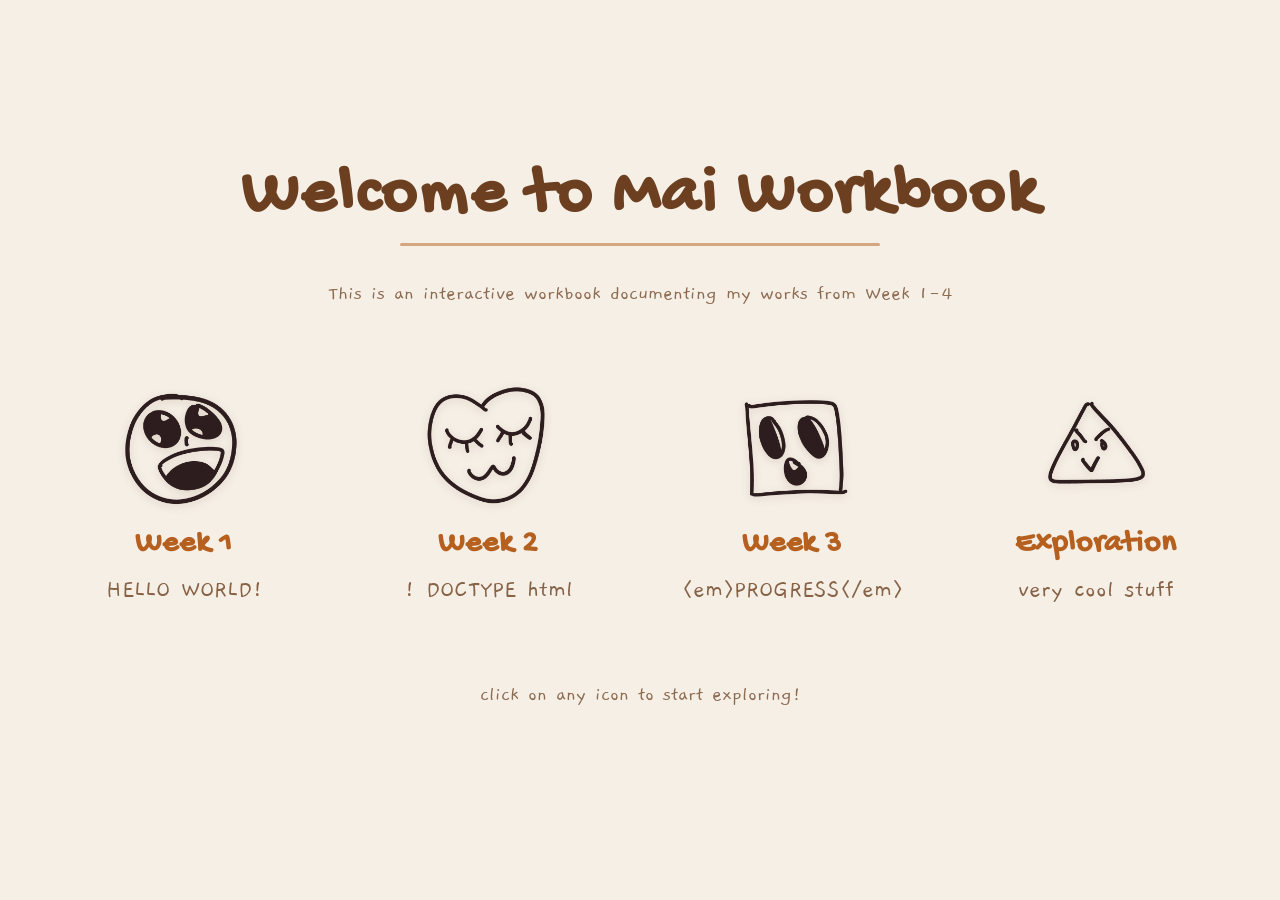
<file: index.html>
<!DOCTYPE html>
<html>
    <head>
    <meta charset="UTF-8">
        <title>Mai Workbook</title>
        <link rel="stylesheet" href="styles.css">
    </head>
    <body>
        <h1> Welcome to Mai Workbook </h1>
        <p> This is an interactive workbook documenting my works from Week 1-4</p>
        <div>
            <img src="w1_icon.gif" alt="Week 1 Icon" draggable="false" onclick="location.href='week1.html'" style="cursor:pointer">
            <h2> Week 1 </h2>
            <p>HELLO WORLD!</p>
        </div>
        <div>
            <img src="w2_icon.gif" alt="Week 2 Icon" draggable="false" onclick="location.href='week2.html'" style="cursor:pointer">
            <h2> Week 2 </h2>
            <p>! DOCTYPE html </p>
        </div>
        <div>
            <img src="w3_icon.gif" alt="Week 3 Icon" draggable="false" onclick="location.href='week3.html'" style="cursor:pointer"> 
            <h2> Week 3 </h2>
            <p> &ltem&gtPROGRESS&lt/em&gt </p>
        </div>
        <div>
            <img src="exploration_icon.gif" alt="Exploration Icon" draggable="false" onclick="location.href='exploration.html'" style="cursor:pointer">
            <h2> Exploration </h2>
            <p> very cool stuff </p>
        </div>
        <p>click on any icon to start exploring!</p>
  </body>
</html>
</file>
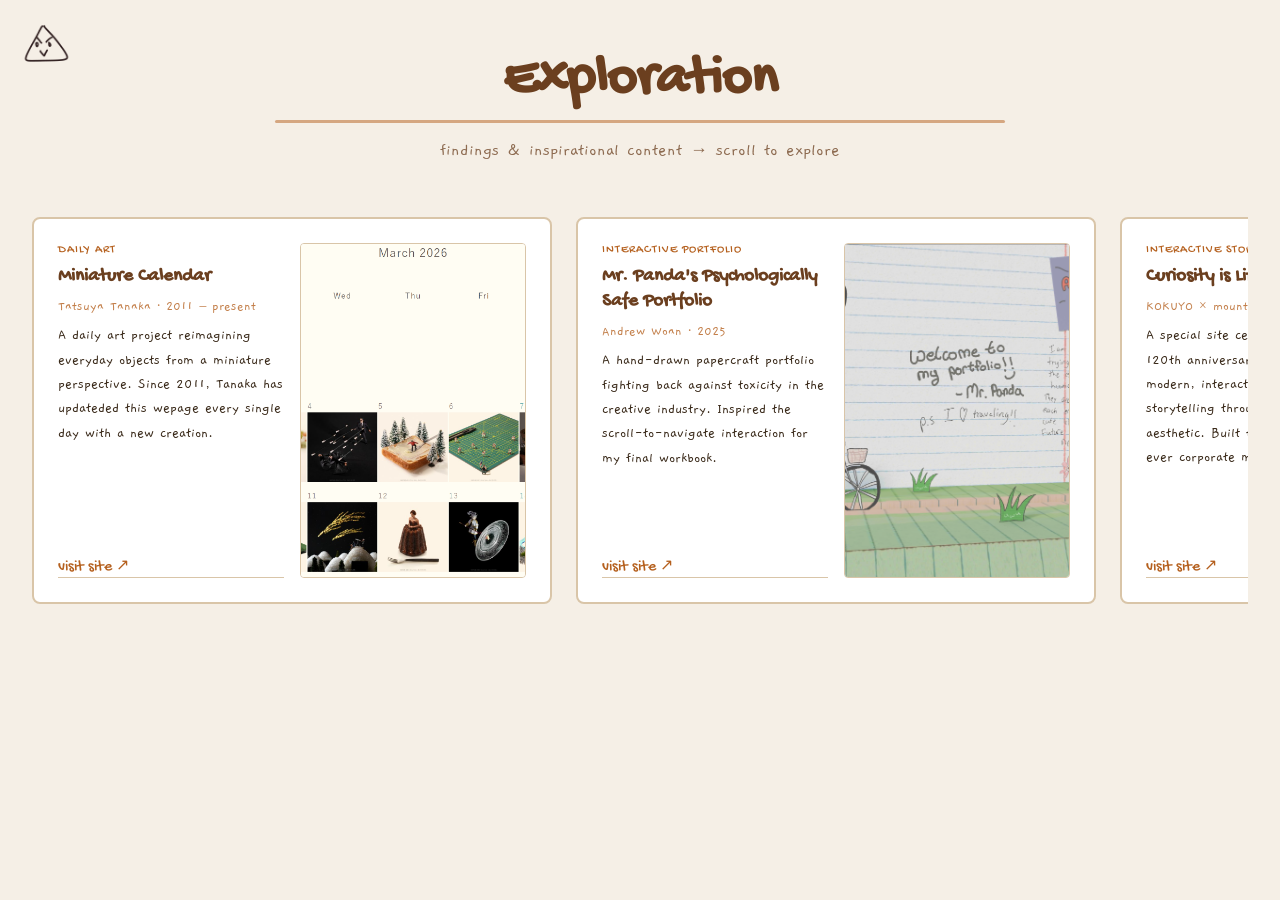
<file: exploration.html>
<!DOCTYPE html>
<html>

<head>
    <meta charset="UTF-8">
    <title>Exploration</title>
    <link rel="stylesheet" href="exploration.css">
</head>

<body>

    <img src="exploration_icon.gif" alt="Exploration icon" draggable="false" onclick="location.href='index.html'">

    <h1>Exploration</h1>
    <p class="intro">findings & inspirational content → scroll to explore</p>
   

    <div class="scroll-track" id="scroll-track">

        <div class="card">
            <span class="card-tag">daily art</span>
            <h2>Miniature Calendar</h2>
            <span class="meta">Tatsuya Tanaka · 2011 – present</span>
            <p>A daily art project reimagining everyday objects from a miniature perspective. Since 2011, Tanaka has updateded this wepage every single day with a new creation.</p>
            <a href="https://miniature-calendar.com/" target="_blank">visit site ↗</a>

            <div class="image-wrapper">
                <img src="exploration1.png" alt="Miniature Calendar" class="card-image" draggable="false">
            </div>
        </div>

        <div class="card">
            <span class="card-tag">interactive portfolio</span>
            <h2>Mr. Panda's Psychologically Safe Portfolio</h2>
            <span class="meta">Andrew Woan · 2025</span>
            <p>A hand-drawn papercraft portfolio fighting back against toxicity in the creative industry. Inspired the scroll-to-navigate interaction for my final workbook.</p>
            <a href="https://www.mr-pandas-psychologically-safe-portfolio.com/" target="_blank">visit site ↗</a>

            <div class="image-wrapper">
                <img src="exploration2.png" alt="Portfolio" class="card-image" draggable="false">
            </div>
        </div>


        <div class="card">
            <span class="card-tag">interactive storytelling</span>
            <h2>Curiosity is Life</h2>
            <span class="meta">KOKUYO × mount inc. · 2025</span>
            <p>A special site celebrating KOKUYO's 120th anniversary through a modern, interactive media storytelling through a pop-up book aesthetic. Built to launch their first ever corporate message.</p>
            <a href="https://www.kokuyo.com/en/special/curiosity-is-life/" target="_blank">visit site ↗</a>

            <div class="image-wrapper">
                <img src="exploration3.png" alt="Curiosity is Life" class="card-image" draggable="false">
            </div>
        </div>
        

        <div class="card">
            <span class="card-tag">interactive portfolio</span>
            <h2>knoxstation</h2>
            <span class="meta">Gia · 2025</span>
            <p>A collection of interactive elements curated by Gia under the name of knoxstation. Designed in a y2k style, elements are well incorporated and visually appealing, winning the "cool" ribbon in a contest held by Ballonea.</p>
            <a href="https://knoxstation.neocities.org/#/" target="_blank">visit site ↗</a>

            <div class="image-wrapper">
                <img src="exploration4.png" alt="Portfolio" class="card-image" draggable="false">
            </div>
        </div>

        <div class="card">
            <span class="card-tag">AI Robots</span>
            <h2>Bringing Olaf to Life</h2>
            <span class="meta">Disney · 2026</span>
            <p>Walt Disney's exploration and development of technological innovations that would service storytelling. The AI Olaf usesreinforcement learning to learn character behaviors expressed through facical expressions and body language and responding to live interactions.</p>
            <a href="https://www.youtube.com/watch?v=d-WdUYdOdHY" target="_blank">view video ↗</a>

            <div class="image-wrapper">
                <img src="exploration5.jpg" alt="AI Olaf" class="card-image" draggable="false">
            </div>
        </div>
        
    </div>
    

 <script>
        const track = document.getElementById('scroll-track');

        track.addEventListener('wheel', (e) => {
        if (Math.abs(e.deltaY) > Math.abs(e.deltaX)) {
            e.preventDefault();
            track.scrollLeft += e.deltaY;
        }
        });
</script>

</body>
</html>
</file>
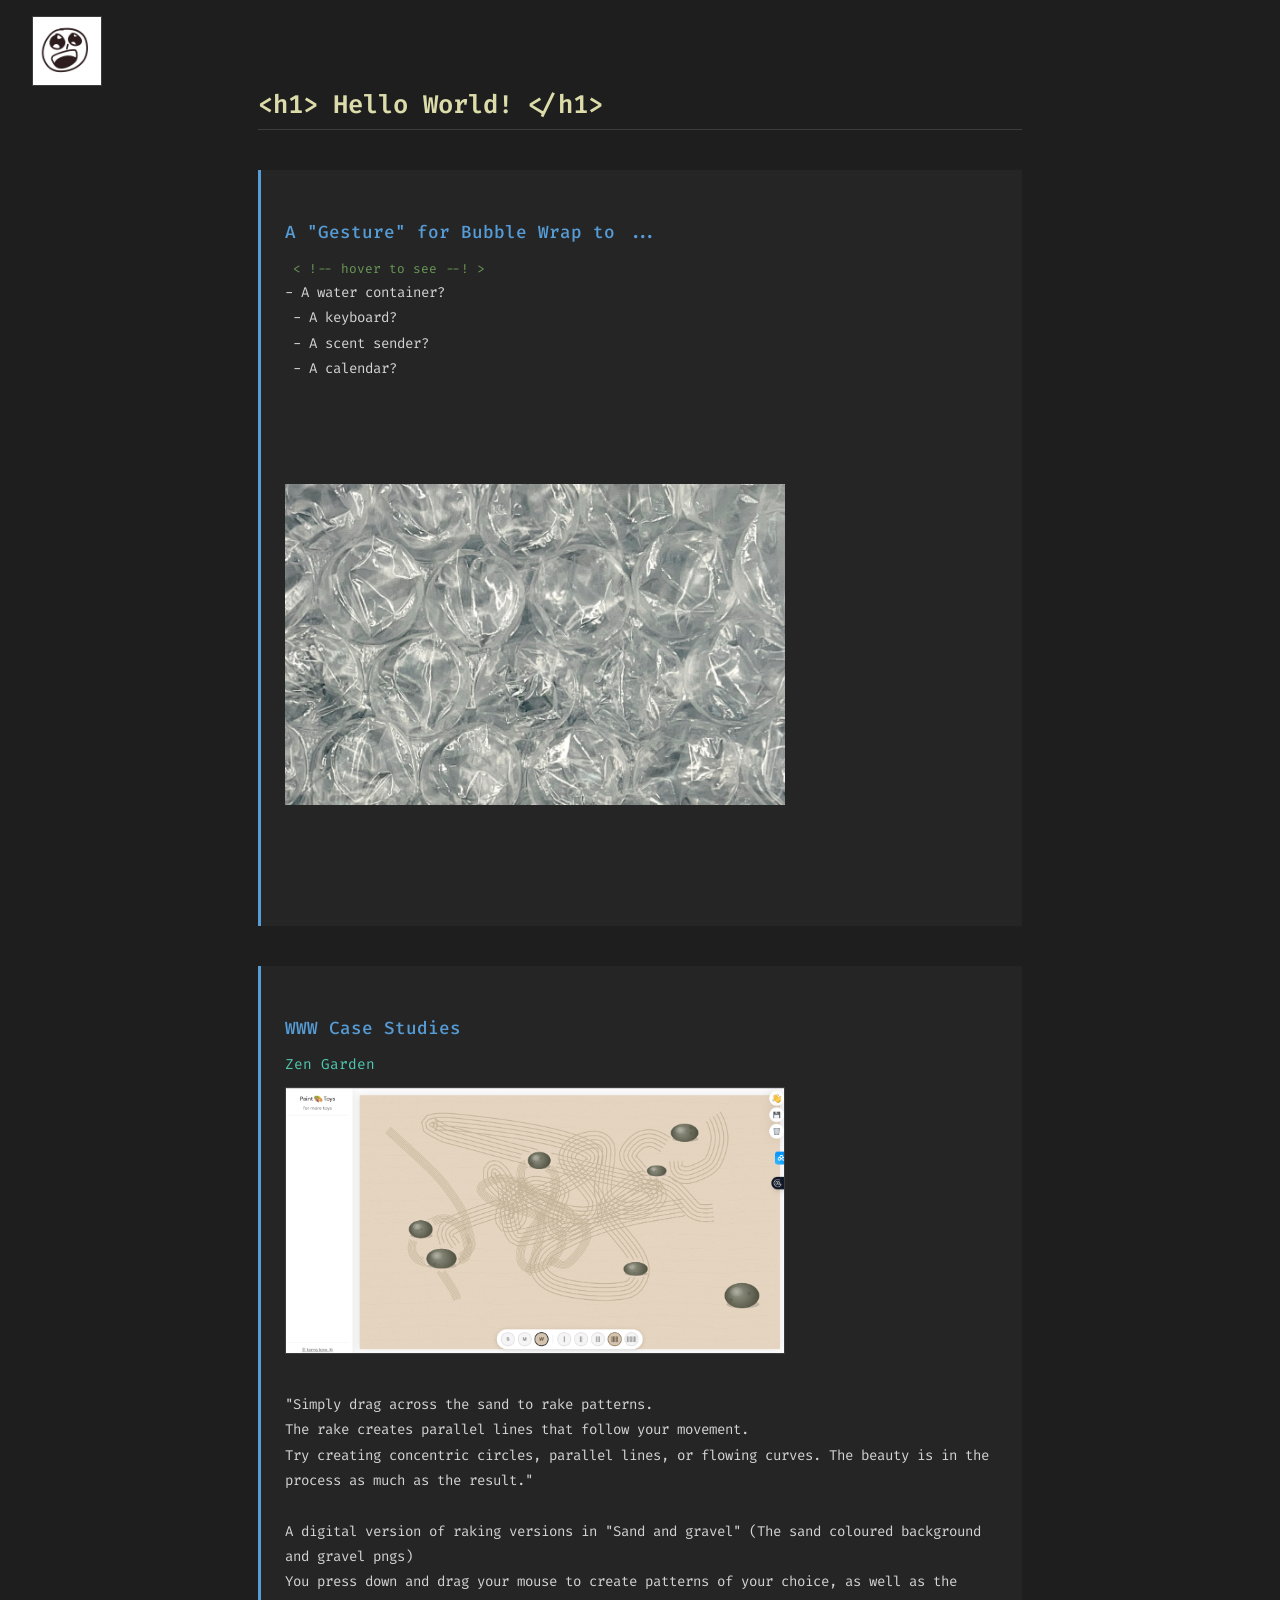
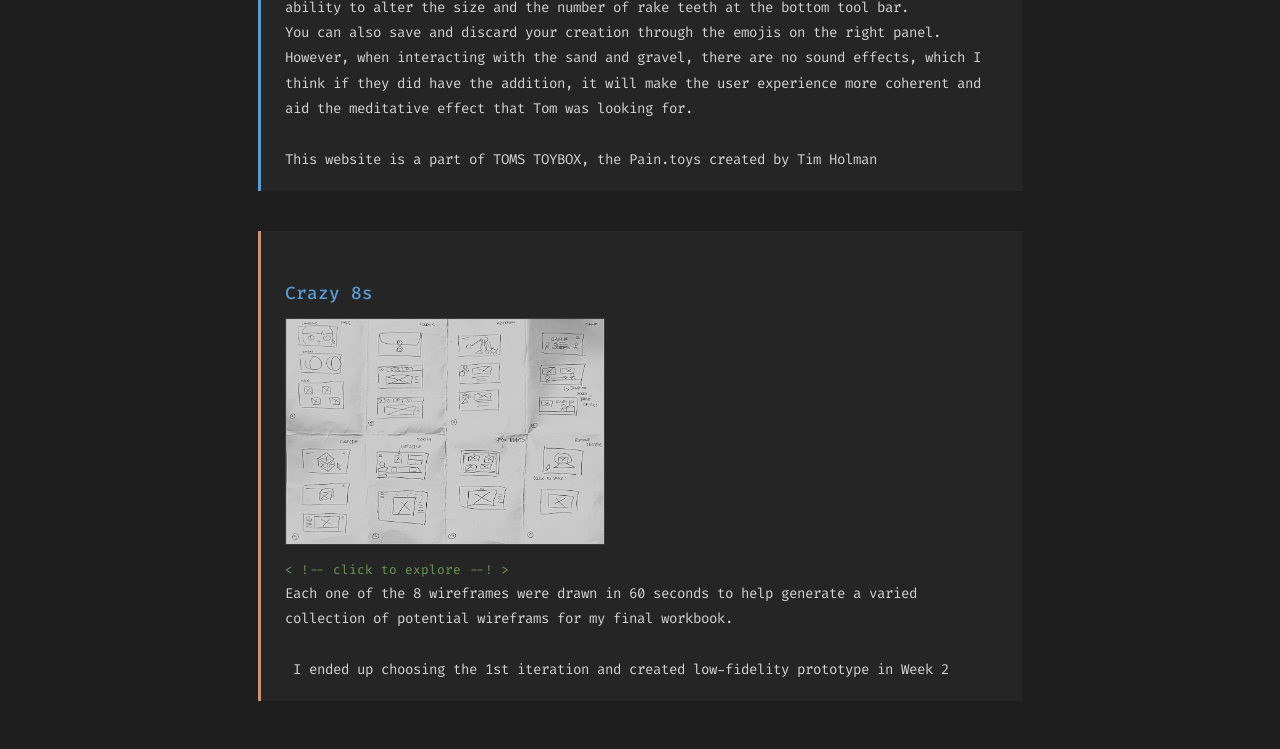
<file: week1.html>
<!DOCTYPE html>
<html>
    <head>
        <meta charset="UTF-8">
        <title>Week 1: Hello World!</title>
        <link rel="stylesheet" href="stylesw1.css">
    </head>
    <body>
        <img src="w1_icon.gif" alt="Week 1 Icon" draggable="false" onclick="location.href='index.html'">

        <h1>&lt;h1&gt; Hello World! &lt;/h1&gt;</h1>
        
        <div class="section">
            <h2>A "Gesture" for Bubble Wrap to ...</h2>
            <p class="crazy8-caption"> &lt; !-- hover to see --! &gt; </p>
            <p>- A water container? <br> - A keyboard? <br> - A scent sender? <br> - A calendar? </p>
            <div class="img-container">
                <img src="bubble_wrap.jpg" alt="Bubble Wrap" draggable="false">
                <img src="infinity_popper.jpeg" alt="Infinity Popper" draggable="false">
            </div>
        </div>

        <div class="section">
            <h2>WWW Case Studies</h2>
            <a href="https://paint.toys/zen-garden/" target="_blank">Zen Garden</a>
            <img src="zengarden.png" alt="Zen Garden" class="case-study-img" draggable="false">
            <p>
"Simply drag across the sand to rake patterns. 
The rake creates parallel lines that follow your movement.
Try creating concentric circles, parallel lines, or flowing curves. The beauty is in the process as much as the result."

A digital version of raking versions in "Sand and gravel" (The sand coloured background and gravel pngs)
You press down and drag your mouse to create patterns of your choice, as well as the ability to alter the size and the number of rake teeth at the bottom tool bar. 
You can also save and discard your creation through the emojis on the right panel. 
However, when interacting with the sand and gravel, there are no sound effects, which I think if they did have the addition, it will make the user experience more coherent and aid the meditative effect that Tom was looking for.

This website is a part of TOMS TOYBOX, the Pain.toys created by Tim Holman</p>
        </div>

        <div class="section-crazy8">
            <h2>Crazy 8s</h2>
            <img src="crazy8s.png" alt="Crazy 8s" class="crazy8-thumb" id="crazy8-thumb">
            <p class="crazy8-caption">&lt; !-- click to explore --! &gt;</p>
             <p>Each one of the 8 wireframes were drawn in 60 seconds to help generate a varied collection of potential wireframs for my final workbook. 
                <br> I ended up choosing the 1st iteration and created low-fidelity prototype in Week 2 </p>
        </div>

        <div id="crazy8-overlay">
            <button id="crazy8-close">✕ close</button>
            <img src="crazy8s.png" alt="Crazy 8s" draggable="false" id="crazy8-full">
           
        </div>

        <script>
            const thumb = document.getElementById('crazy8-thumb');
            const overlay = document.getElementById('crazy8-overlay');
            const closeBtn = document.getElementById('crazy8-close');

            thumb.addEventListener('click', () => {
                overlay.classList.add('active');
            });

            closeBtn.addEventListener('click', () => {
                overlay.classList.remove('active');
            });
        </script>
    </body>
</html>
</file>
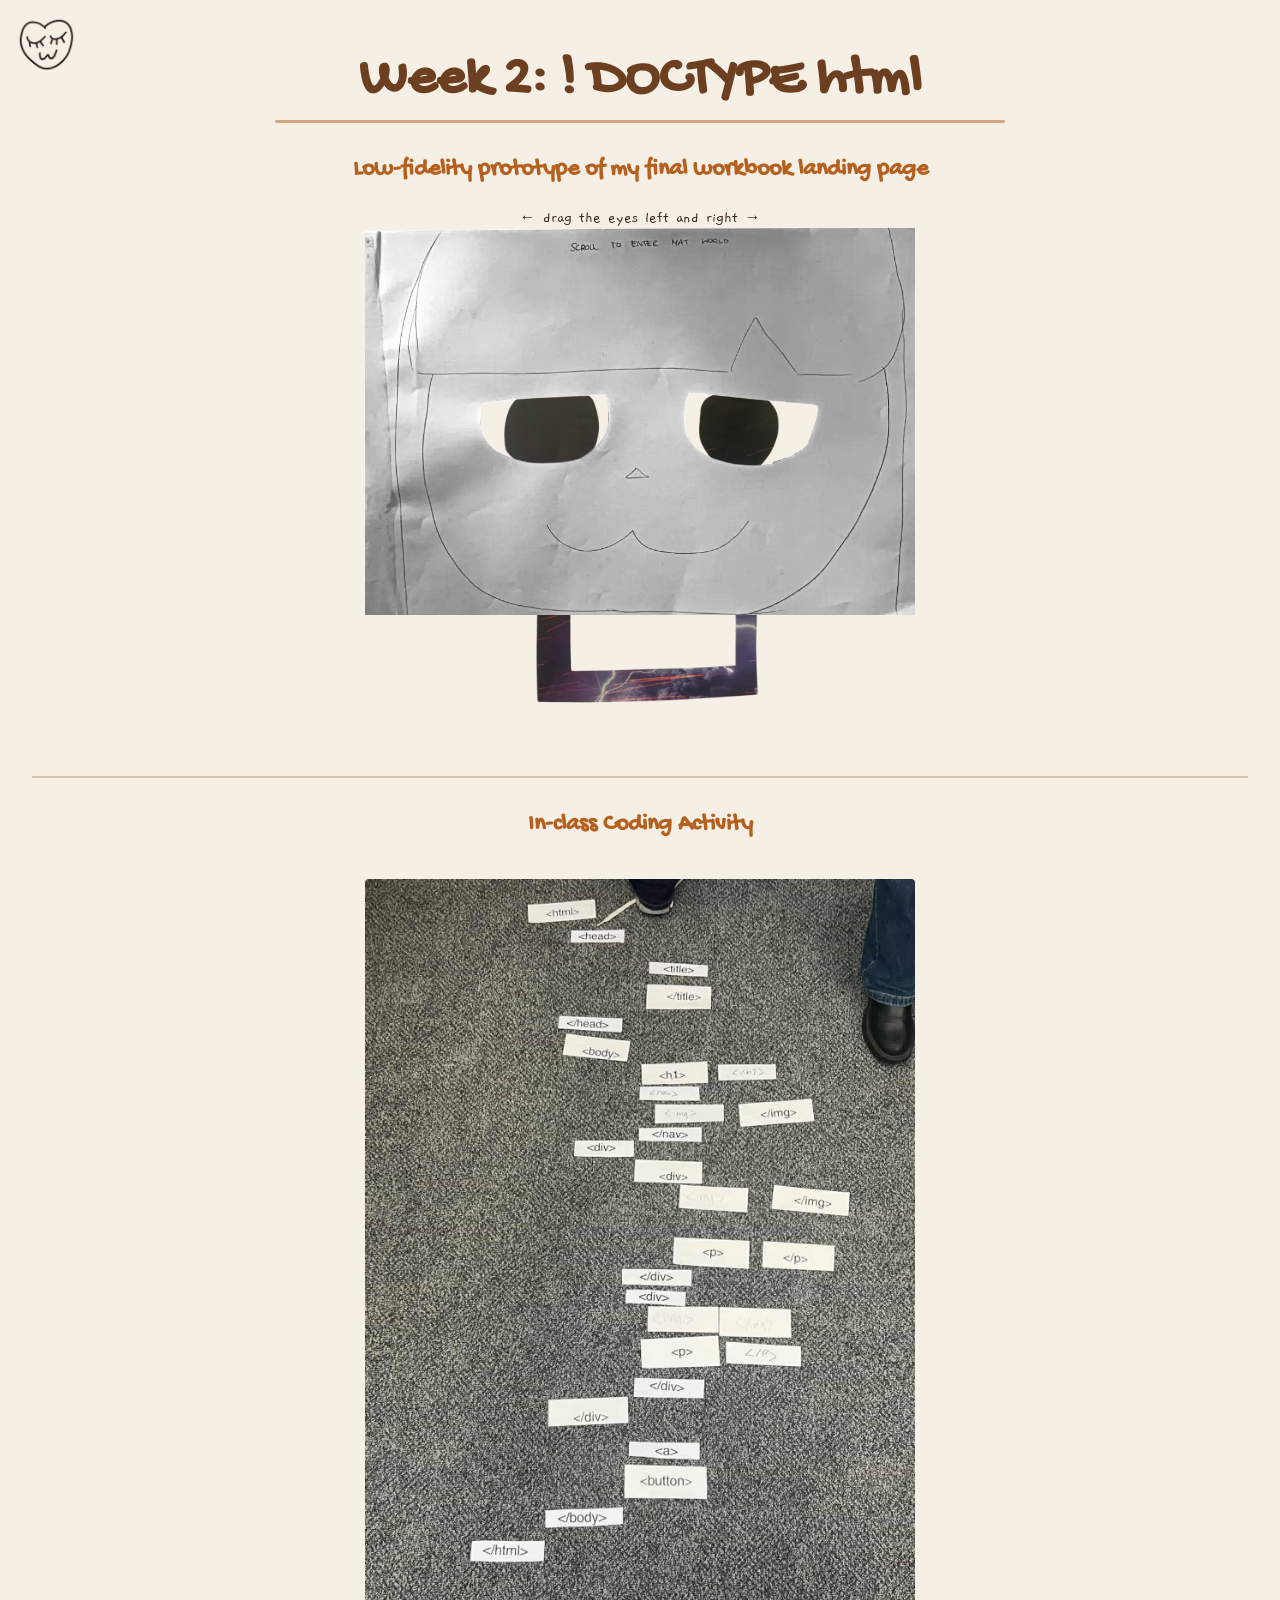
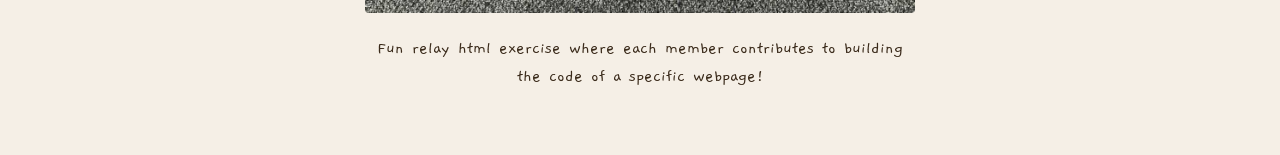
<file: week2.html>
<!DOCTYPE html>
<html>
    <head>
        <meta charset="UTF-8">
        <title>Week 2: ! DOCTYPE html</title>
        <link rel="stylesheet" href="stylesw2.css">
    </head>
    <body>
        <img src="w2_icon.gif" alt="Week 2 Icon" draggable="false" onclick="location.href='index.html'">

        <h1>Week 2: ! DOCTYPE html</h1>

        <div>
            <h2>Low-fidelity prototype of my final workbook landing page</h2>
            <p>← drag the eyes left and right →</p>

            <div class="prototype-wrapper">
                <img id="eyes-layer" src="prototype_eyes.png" alt="Prototype Eyes" draggable="false">
                <img src="prototype_face.png" alt="Prototype Face" draggable="false">
            </div>
        </div>

        <div class="section">
            <h2>In-class Coding Activity</h2>
            <img src="week2_code.jpg" alt="Week 2 Code" draggable="false">
            <p>Fun relay html exercise where each member contributes to building the code of a specific webpage!</p>
        </div>

        <script>
            const eyes = document.getElementById('eyes-layer');

            let dragging = false;
            let startX = 0;
            let currentX = 0;

            const MAX_OFFSET = 80;

            function setTransform() {
                eyes.style.transform = `translateX(calc(-50% + ${currentX}px))`;
            }

            eyes.addEventListener('mousedown', (e) => {
                dragging = true;
                startX = e.clientX - currentX;
                eyes.style.cursor = 'grabbing';
            });

            document.addEventListener('mousemove', (e) => {
                if (!dragging) return;
                let newX = e.clientX - startX;
                newX = Math.max(-MAX_OFFSET, Math.min(MAX_OFFSET, newX));
                currentX = newX;
                setTransform();
            });

            document.addEventListener('mouseup', () => {
                dragging = false;
                eyes.style.cursor = 'grab';
            });

            eyes.addEventListener('touchstart', (e) => {
                dragging = true;
                startX = e.touches[0].clientX - currentX;
            });

            document.addEventListener('touchmove', (e) => {
                if (!dragging) return;
                let newX = e.touches[0].clientX - startX;
                newX = Math.max(-MAX_OFFSET, Math.min(MAX_OFFSET, newX));
                currentX = newX;
                setTransform();
            });

            document.addEventListener('touchend', () => {
                dragging = false;
            });
        </script>
    </body>
</html>
</file>
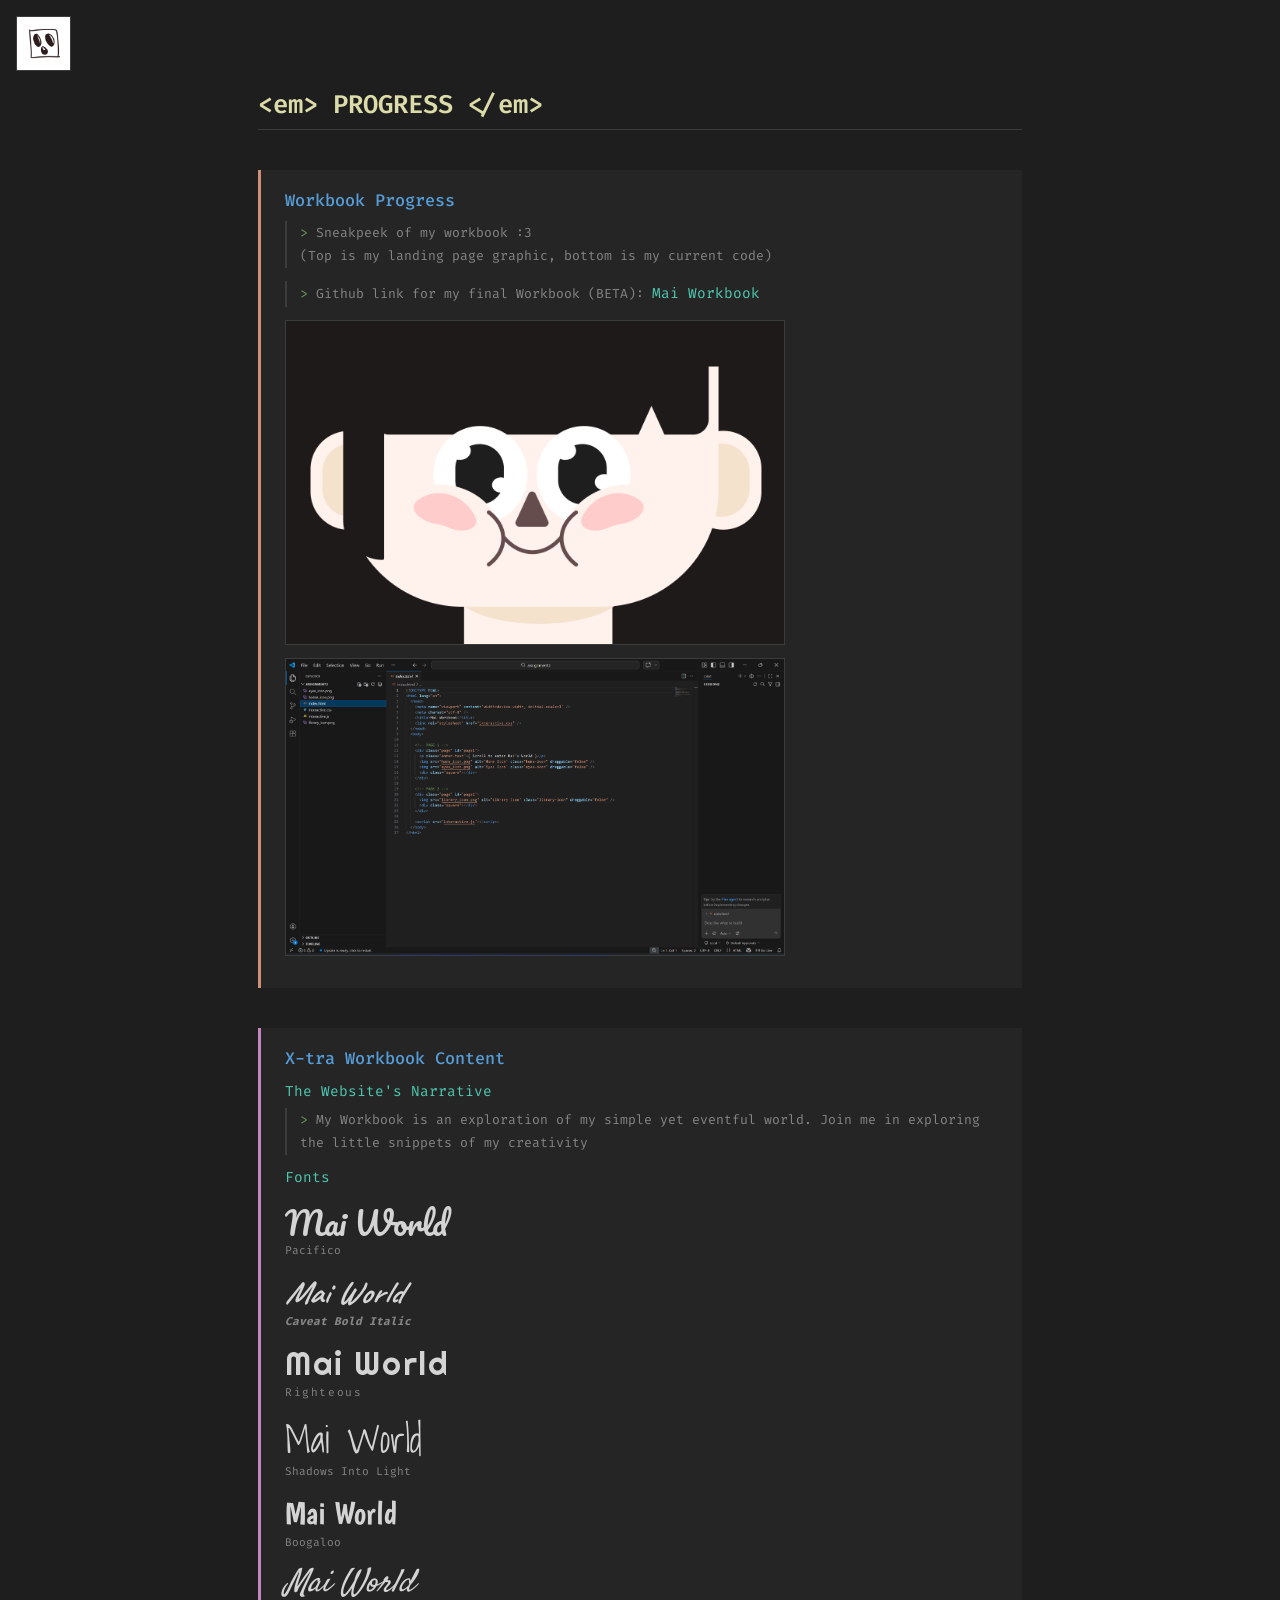
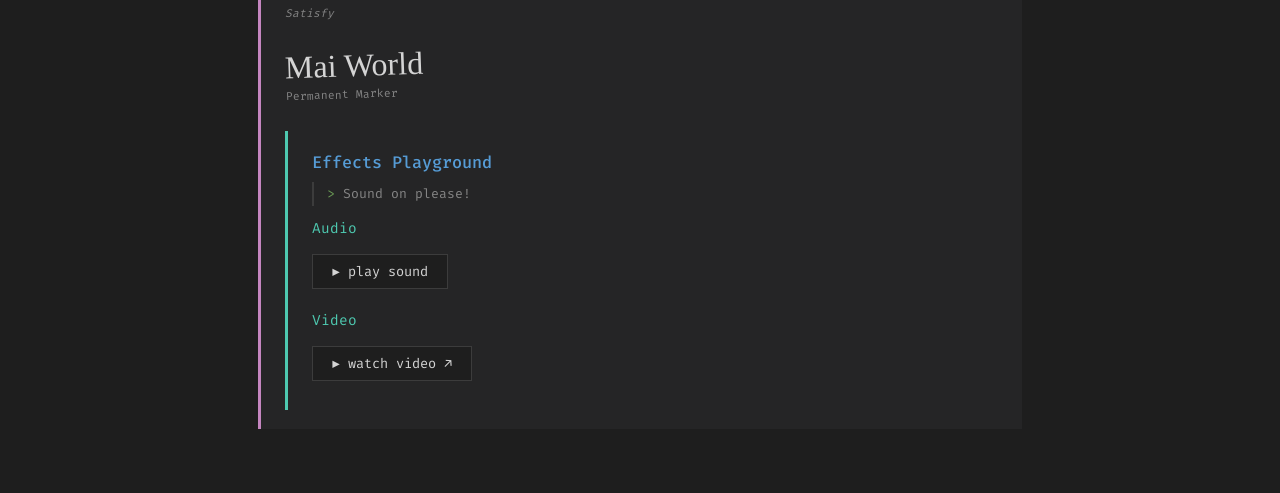
<file: week3.html>
<!DOCTYPE html>
<html>
    <head>
        <meta charset="UTF-8">
        <title>Week 3: PROGRESS</title>
        <link rel="stylesheet" href="stylesw3.css">
    </head>
    <body>
        <img src="w3_icon.gif" alt="Week 3 Icon" draggable="false" onclick="location.href='index.html'">

        <h1>&lt;em&gt; PROGRESS &lt;/em&gt;</h1>

    
        <div class="section-orange">
            <h2>Workbook Progress</h2>
            <p class="prompt">Sneakpeek of my workbook :3 <br>(Top is my landing page graphic, bottom is my current code)</p>
            <p class="prompt">Github link for my final Workbook (BETA): <a href="https://wheatzzz.github.io/interactive/" target="_blank">Mai Workbook</a> </p>
            <img src="a2_preview.png" alt="Workbook Progress" class="workbook-preview" draggable="false">
            <img src="a2_code.png" alt="Workbook Code" class="workbook-preview" draggable="false">
        </div> 

        <div class="section-purple">
            <h2>X-tra Workbook Content</h2>            
            <h3>The Website's Narrative</h3>
            <p class="prompt">My Workbook is an exploration of my simple yet eventful world. Join me in exploring the little snippets of my creativity</p>
            <h3>Fonts</h3>
              <div class="font-grid">
                <div class="font-item f-pacifico">Mai World
                    <div class="font-label">Pacifico</div>
                </div>
                <div class="font-item f-caveat">Mai World
                    <div class="font-label">Caveat Bold Italic</div>
                </div>
                <div class="font-item f-righteous">Mai World
                    <div class="font-label">Righteous</div>
                </div>
                <div class="font-item f-shadows">Mai World
                    <div class="font-label">Shadows Into Light</div>
                </div>
                <div class="font-item f-boogaloo">Mai World
                    <div class="font-label">Boogaloo </div>
                </div>
                <div class="font-item f-satisfy">Mai World
                    <div class="font-label">Satisfy</div>
                </div>
                <div class="font-item f-marker">Mai World
                    <div class="font-label">Permanent Marker</div>
                </div>
        </div>

         <div class="section-green">
            <h2>Effects Playground</h2>
             <p class="prompt">Sound on please! </p>
            <h3>Audio</h3>
            <button class="media-btn" id="audio-btn">▶ play sound</button>
            <audio id="my-audio">
                <source src="mysound.mp3" type="audio/mpeg">
            </audio>
 
            <h3>Video</h3>
            <a class="media-btn" href="https://www.youtube.com/watch?v=dQw4w9WgXcQ" target="_blank">▶ watch video ↗</a>
        </div>
 
      <script>
            const audioBtn = document.getElementById('audio-btn');
            const audio = document.getElementById('my-audio');
 
            audioBtn.addEventListener('click', () => {
                audio.currentTime = 0;
                audio.play();
            });
        </script>

    </body>
</html>
</file>
<file: styles.css>
@import url('https://fonts.googleapis.com/css2?family=Gaegu:wght@300;400;700&family=Gochi+Hand&display=swap');

:root {
  --cream:  #f5efe6;
  --tan:    #d9c5a8;
  --rust:   #b5601e;
  --bark:   #6b3f1f;
  --ink:    #3a2a1a;
}

*, *::before, *::after {
  box-sizing: border-box;
  margin: 0;
  padding: 0;
}

body {
  min-height: 100vh;
  display: grid;
  grid-template-columns: repeat(4, 1fr);
  grid-template-rows: auto auto;
  align-content: center;
  justify-items: center;
  gap: 2rem 0rem;
  padding: 1rem 2rem 3rem;
  overflow-x: hidden;
  font-family: 'Gaegu', cursive;
  color: var(--ink);
  text-align: center;
  background-color: var(--cream);
}

h1 {
  grid-column: 1 / -1;
  justify-self: center;
  font-family: 'Gochi Hand', cursive;
  font-size: clamp(2.4rem, 6vw, 4.2rem);
  color: var(--bark);
  letter-spacing: 0.04em;
  position: relative;
}

h1::after {
  content: '';
  display: block;
  margin: 0.4rem auto 0;
  width: 60%;
  height: 3px;
  background: var(--rust);
  border-radius: 2px;
  opacity: 0.5;
}

body > p {
  grid-column: 1 / -1;
  justify-self: center;
  font-family: 'Gaegu', cursive;
  font-size: 1.3rem;
  color: var(--bark);
  opacity: 0.75;
  line-height: 1.5;
}

body > div {
  display: flex;
  flex-direction: column;
  align-items: center;
  gap: 0.6rem;
  padding: 2.5rem 0.5rem;
}

body > div img {
  width: 135px;
  height: 135px;
  object-fit: contain;
  cursor: pointer;
  transition: transform 0.18s ease, filter 0.18s ease;
  filter: drop-shadow(0 2px 4px rgba(91,50,10,0.15));
}

body > div img:hover {
  transform: scale(1.12) rotate(-3deg);
  filter: drop-shadow(0 4px 8px rgba(91,50,10,0.28));
}

body > div img:active {
  transform: scale(0.96) rotate(1deg);
}

body > div h2 {
  font-family: 'Gochi Hand', cursive;
  font-size: 1.95rem;
  color: var(--rust);
  letter-spacing: 0.03em;
}

body > div p {
  font-family: 'Gaegu', cursive;
  font-size: 1.575rem;
  color: var(--bark);
  opacity: 0.8;
  line-height: 1.4;
}

@media (max-width: 900px) {
  body {
    grid-template-columns: repeat(2, 1fr);
    gap: 2rem 1rem;
  }
}

@media (max-width: 500px) {
  body {
    grid-template-columns: 1fr;
    gap: 1.5rem;
    padding: 1rem 1.5rem 2rem;
  }

  body > div img {
    width: 110px;
    height: 110px;
  }

  body > div h2 {
    font-size: 1.6rem;
  }

  body > div p {
    font-size: 1.3rem;
  }
}
</file>
<file: exploration.css>
@import url('https://fonts.googleapis.com/css2?family=Gochi+Hand&family=Gaegu:wght@400;700&display=swap');

:root {
  --cream: #f5efe6;
  --tan:   #d9c5a8;
  --rust:  #b5601e;
  --bark:  #6b3f1f;
  --ink:   #3a2a1a;
}

*, *::before, *::after {
  box-sizing: border-box;
  margin: 0;
  padding: 0;
}

body {
  background-color: var(--cream);
  font-family: 'Gaegu', cursive;
  color: var(--ink);
  padding: 2rem 2rem 4rem;
  text-align: center;
}

body > img[alt="Exploration icon"] {
  position: fixed;
  top: 1rem;
  left: 1rem;
  width: 60px;
  height: 60px;
  cursor: pointer;
  z-index: 100;
}

h1 {
  font-family: 'Gochi Hand', cursive;
  font-size: clamp(2rem, 5vw, 3.5rem);
  color: var(--bark);
  margin: 1rem 0 0.4rem;
  position: relative;
}

h1::after {
  content: '';
  display: block;
  margin: 0.4rem auto 0;
  width: 60%;
  height: 3px;
  background: var(--rust);
  border-radius: 2px;
  opacity: 0.5;
}

.intro {
  font-size: 1.1rem;
  color: var(--bark);
  opacity: 0.75;
  margin: 1rem 0 2.5rem;
}

.scroll-label {
  font-family: 'Gochi Hand', cursive;
  font-size: 1rem;
  color: var(--bark);
  opacity: 0.5;
  margin-bottom: 0.6rem;
  text-align: left;
  padding-left: 1rem;
}

.scroll-track {
  display: flex;
  flex-direction: row;
  gap: 1.5rem;
  overflow-x: auto;
  padding: 1rem 1rem 2rem;
  scroll-snap-type: x mandatory;
  -webkit-overflow-scrolling: touch;
  cursor: grab;
}

.scroll-track:active {
  cursor: grabbing;
}

.scroll-track::-webkit-scrollbar {
  height: 6px;
}

.scroll-track::-webkit-scrollbar-track {
  background: var(--tan);
  border-radius: 3px;
}

.scroll-track::-webkit-scrollbar-thumb {
  background: var(--rust);
  border-radius: 3px;
}

.card {
  flex: 0 0 520px;
  scroll-snap-align: start;
  background: #fff;
  border: 2px solid var(--tan);
  border-radius: 8px;
  padding: 1.5rem;
  text-align: left;
  display: grid;
  grid-template-columns: 1fr 1fr;
  grid-template-rows: auto auto auto 1fr auto;
  column-gap: 1rem;
  row-gap: 0.5rem;
  transition: border-color 0.2s, transform 0.2s;
}

.card:hover {
  border-color: var(--rust);
  transform: translateY(-4px);
}

.card-tag {
  grid-column: 1;
  font-family: 'Gochi Hand', cursive;
  font-size: 0.75rem;
  color: var(--rust);
  text-transform: uppercase;
  letter-spacing: 0.08em;
}

.card h2 {
  grid-column: 1;
  font-family: 'Gochi Hand', cursive;
  font-size: 1.2rem;
  color: var(--bark);
  line-height: 1.3;
}

.card .meta {
  grid-column: 1;
  font-size: 0.85rem;
  color: var(--rust);
  opacity: 0.8;
}

.card p {
  grid-column: 1;
  font-size: 0.95rem;
  color: var(--ink);
  line-height: 1.6;
}

.card a {
  grid-column: 1;
  display: inline-block;
  margin-top: 0.3rem;
  font-family: 'Gochi Hand', cursive;
  font-size: 1rem;
  color: var(--rust);
  text-decoration: none;
  border-bottom: 1px solid var(--tan);
  transition: border-color 0.2s;
  align-self: end;
}

.card a:hover {
  border-color: var(--rust);
}

.card > div {
  grid-column: 2;
  grid-row: 1 / -1;
}

.card-image {
  width: 100%;
  height: 100%;
  object-fit: cover;
  border-radius: 4px;
  border: 1px solid var(--tan);
  display: block;
}
</file>
<file: stylesw1.css>
@import url('https://fonts.googleapis.com/css2?family=Fira+Code:wght@400;500;600&display=swap');

:root {
  --bg:        #1e1e1e;
  --sidebar:   #252526;
  --border:    #3c3c3c;
  --blue:      #569cd6;
  --green:     #4ec9b0;
  --orange:    #ce9178;
  --yellow:    #dcdcaa;
  --comment:   #6a9955;
  --text:      #d4d4d4;
  --muted:     #858585;
  --highlight: #264f78;
}

*, *::before, *::after {
  box-sizing: border-box;
  margin: 0;
  padding: 0;
}

body {
  background-color: var(--bg);
  font-family: 'Fira Code', monospace;
  color: var(--text);
  padding: 2rem 3rem 3rem;
  max-width: 860px;
  margin: 0 auto;
}

body > img[alt="Week 1 Icon"] {
  position: fixed;
  top: 1rem;
  left: 2rem;
  width: 70px;
  height: 70px;
  background-color: #ffffff;
  padding: 6px;
  border: 1px solid var(--border);
  cursor: pointer;
  z-index: 100;
}

h1 {
  font-size: 1.6rem;
  font-weight: 600;
  color: var(--yellow);
  margin: 3.5rem 0 0.4rem;
  border-bottom: 1px solid var(--border);
  padding-bottom: 0.5rem;
}

h2 {
  font-size: 1.1rem;
  font-weight: 500;
  color: var(--blue);
  margin: 2rem 0 0.8rem;
}

p {
  font-size: 0.88rem;
  color: var(--text);
  line-height: 1.8;
  white-space: pre-wrap;
}

a {
  color: var(--green);
  text-decoration: none;
  font-size: 0.9rem;
}

a:hover {
  text-decoration: underline;
}

.img-container {
  position: relative;
  width: 100%;
  max-width: 500px;
  aspect-ratio: 1 / 1;
  margin: 0.8rem 0;
}

.img-container img {
  position: absolute;
  top: 0;
  left: 0;
  width: 100%;
  height: 100%;
  object-fit: contain;
}

.img-container img[alt="Bubble Wrap"] {
  opacity: 1;
}

.img-container img[alt="Infinity Popper"] {
  opacity: 0;
}

.img-container:hover img[alt="Bubble Wrap"] {
  opacity: 0;
}

.img-container:hover img[alt="Infinity Popper"] {
  opacity: 1;
}

.section {
  margin-top: 2.5rem;
  padding: 1.2rem 1.5rem;
  background-color: var(--sidebar);
  border-left: 3px solid var(--blue);
}

/* Bugs in Crazy8s Refinded using Claude AI */

.section-crazy8 {
  margin-top: 2.5rem;
  padding: 1.2rem 1.5rem;
  background-color: var(--sidebar);
  border-left: 3px solid var(--orange);
}

.crazy8-thumb {
  width: 100%;
  max-width: 320px;
  margin: 0.8rem 0;
  cursor: pointer;
  border: 1px solid var(--border);
  display: block;
  transition: border-color 0.2s;
}

.crazy8-thumb:hover {
  border-color: var(--orange);
}

.crazy8-caption {
  font-size: 0.8rem;
  color: var(--comment);
}

.case-study-img {
  width: 100%;
  max-width: 500px;
  margin: 0.8rem 0;
  display: block;
  border: 1px solid var(--border);
}

#crazy8-overlay {
  display: none;
  position: fixed;
  inset: 0;
  background: #000;
  z-index: 999;
  cursor: pointer;
}

#crazy8-overlay.active {
  display: flex;
  align-items: center;
  justify-content: center;
}

#crazy8-overlay img {
  width: 100%;
  height: 100%;
  object-fit: contain;
}

#crazy8-close {
  position: fixed;
  top: 1rem;
  right: 1rem;
  z-index: 1000;
  background: var(--sidebar);
  color: var(--text);
  border: 1px solid var(--border);
  font-family: 'Fira Code', monospace;
  font-size: 0.85rem;
  padding: 0.4rem 0.8rem;
  cursor: pointer;
}

#crazy8-close:hover {
  background: var(--highlight);
}
</file>
<file: stylesw2.css>
@import url('https://fonts.googleapis.com/css2?family=Gochi+Hand&family=Gaegu:wght@400;700&display=swap');

:root {
  --cream: #f5efe6;
  --tan:   #d9c5a8;
  --rust:  #b5601e;
  --bark:  #6b3f1f;
  --ink:   #3a2a1a;
}

*, *::before, *::after {
  box-sizing: border-box;
  margin: 0;
  padding: 0;
}

body {
  background-color: var(--cream);
  font-family: 'Gaegu', cursive;
  color: var(--ink);
  text-align: center;
  padding: 2rem 2rem 4rem;
}

body > img[alt="Week 2 Icon"] {
  position: fixed;
  top: 1rem;
  left: 1rem;
  width: 60px;
  height: 60px;
  cursor: pointer;
  z-index: 100;
}

h1 {
  font-family: 'Gochi Hand', cursive;
  font-size: clamp(2rem, 5vw, 3.5rem);
  color: var(--bark);
  margin: 1rem 0 2rem;
  position: relative;
}

h1::after {
  content: '';
  display: block;
  margin: 0.4rem auto 0;
  width: 60%;
  height: 3px;
  background: var(--rust);
  border-radius: 2px;
  opacity: 0.5;
}

h2 {
  font-family: 'Gochi Hand', cursive;
  font-size: 1.5rem;
  color: var(--rust);
  margin-bottom: 1.5rem;
}

.prototype-wrapper {
  display: block;
  position: relative;
  user-select: none;
  width: 550px;
  max-width: 90vw;
  height: 500px;
  margin: 0 auto 3rem;
}

.prototype-wrapper img[alt="Prototype Face"] {
  display: block;
  width: 550px;
  max-width: 90vw;
  position: absolute;
  top: 0;
  left: 0;
  z-index: 2;
  pointer-events: none;
}

#eyes-layer {
  position: absolute;
  top: 30%;
  left: 50%;
  transform: translateX(-50%);
  width: 280px;
  max-width: 90vw;
  z-index: 1;
  cursor: grab;
}

#eyes-layer:active {
  cursor: grabbing;
}

.section {
  margin-top: 3rem;
  padding-top: 2rem;
  border-top: 2px solid var(--tan);
}

.section img {
  width: 100%;
  max-width: 550px;
  margin: 1rem 0;
  border-radius: 4px;
}

.section p {
  font-size: 1.1rem;
  color: var(--ink);
  max-width: 550px;
  margin: 0 auto;
  line-height: 1.6;
}
</file>
<file: stylesw3.css>
@import url('https://fonts.googleapis.com/css2?family=Fira+Code:wght@400;500;600&family=Pacifico&family=Caveat:wght@700&family=Righteous&family=Shadows+Into+Light&family=Boogaloo&family=Satisfy&family=Permanent+Marker&display=swap');

:root {
  --bg:        #1e1e1e;
  --sidebar:   #252526;
  --border:    #3c3c3c;
  --blue:      #569cd6;
  --green:     #4ec9b0;
  --orange:    #ce9178;
  --yellow:    #dcdcaa;
  --comment:   #6a9955;
  --text:      #d4d4d4;
  --muted:     #858585;
  --highlight: #264f78;
  --purple:    #c586c0;
}

*, *::before, *::after {
  box-sizing: border-box;
  margin: 0;
  padding: 0;
}

body {
  background-color: var(--bg);
  font-family: 'Fira Code', monospace;
  color: var(--text);
  padding: 2rem 3rem 4rem;
  max-width: 860px;
  margin: 0 auto;
}

body > img[alt="Week 3 Icon"] {
  position: fixed;
  top: 1rem;
  left: 1rem;
  width: 55px;
  height: 55px;
  background-color: #ffffff;
  padding: 6px;
  border: 1px solid var(--border);
  cursor: pointer;
  z-index: 100;
}

h1 {
  font-size: 1.6rem;
  font-weight: 600;
  color: var(--yellow);
  margin: 3.5rem 0 0.4rem;
  border-bottom: 1px solid var(--border);
  padding-bottom: 0.5rem;
}

h2 {
  font-size: 1.05rem;
  font-weight: 500;
  color: var(--blue);
  margin: 0 0 0.6rem;
}

h3 {
  font-size: 0.9rem;
  font-weight: 400;
  color: var(--green);
  margin: 0.8rem 0 0.4rem;
}

p {
  font-size: 0.88rem;
  color: var(--text);
  line-height: 1.8;
}

a {
  color: var(--green);
  text-decoration: none;
  font-size: 0.9rem;
}

a:hover {
  text-decoration: underline;
}

.section {
  margin-top: 2.5rem;
  padding: 1.2rem 1.5rem;
  background-color: var(--sidebar);
  border-left: 3px solid var(--blue);
}

.section-orange {
  margin-top: 2.5rem;
  padding: 1.2rem 1.5rem;
  background-color: var(--sidebar);
  border-left: 3px solid var(--orange);
}

.section-purple {
  margin-top: 2.5rem;
  padding: 1.2rem 1.5rem;
  background-color: var(--sidebar);
  border-left: 3px solid var(--purple);
}

.section-green {
  margin-top: 2.5rem;
  padding: 1.2rem 1.5rem;
  background-color: var(--sidebar);
  border-left: 3px solid var(--green);
}

.prompt {
  font-size: 0.82rem;
  color: var(--muted);
  margin: 0.3rem 0 0.8rem;
  padding-left: 0.8rem;
  border-left: 2px solid var(--border);
}

.prompt::before {
  content: '> ';
  color: var(--comment);
}

.section img,
.section-orange img,
.section-purple img,
.section-green img {
  width: 100%;
  max-width: 500px;
  margin: 0.8rem 0;
  border: 1px solid var(--border);
  display: block;
}


audio, video {
  width: 100%;
  max-width: 500px;
  margin: 0.8rem 0;
  display: block;
}

.font-grid {
  display: flex;
  flex-direction: column;
  gap: 1rem;
  margin: 1rem 0;
}

.font-item {
  font-size: 2rem;
  color: var(--text);
  line-height: 1.2;
}

.font-label {
  font-family: 'Fira Code', monospace;
  font-size: 0.7rem;
  color: var(--muted);
  margin-top: 0.2rem;
}

.f-pacifico        { font-family: 'Pacifico', cursive; }
.f-caveat          { font-family: 'Caveat', cursive; font-weight: 700; font-style: italic; }
.f-righteous       { font-family: 'Righteous', cursive; letter-spacing: 0.05em; }
.f-shadows         { font-family: 'Shadows Into Light', cursive; font-size: 2.4rem; }
.f-boogaloo        { font-family: 'Boogaloo', cursive; }
.f-satisfy         { font-family: 'Satisfy', cursive; font-style: italic; }
.f-marker          { font-family: 'Permanent Marker', cursive; transform: rotate(-2deg); display: inline-block; }

.media-btn {
  display: inline-block;
  margin: 0.6rem 0.5rem 0.6rem 0;
  padding: 0.5rem 1.2rem;
  font-family: 'Fira Code', monospace;
  font-size: 0.85rem;
  cursor: pointer;
  border: 1px solid var(--border);
  background: var(--bg);
  color: var(--text);
  transition: background 0.2s, color 0.2s, border-color 0.2s;
  text-decoration: none;
}

.media-btn:hover {
  background: var(--highlight);
  border-color: var(--blue);
  color: #fff;
  text-decoration: none;
}
</file>
